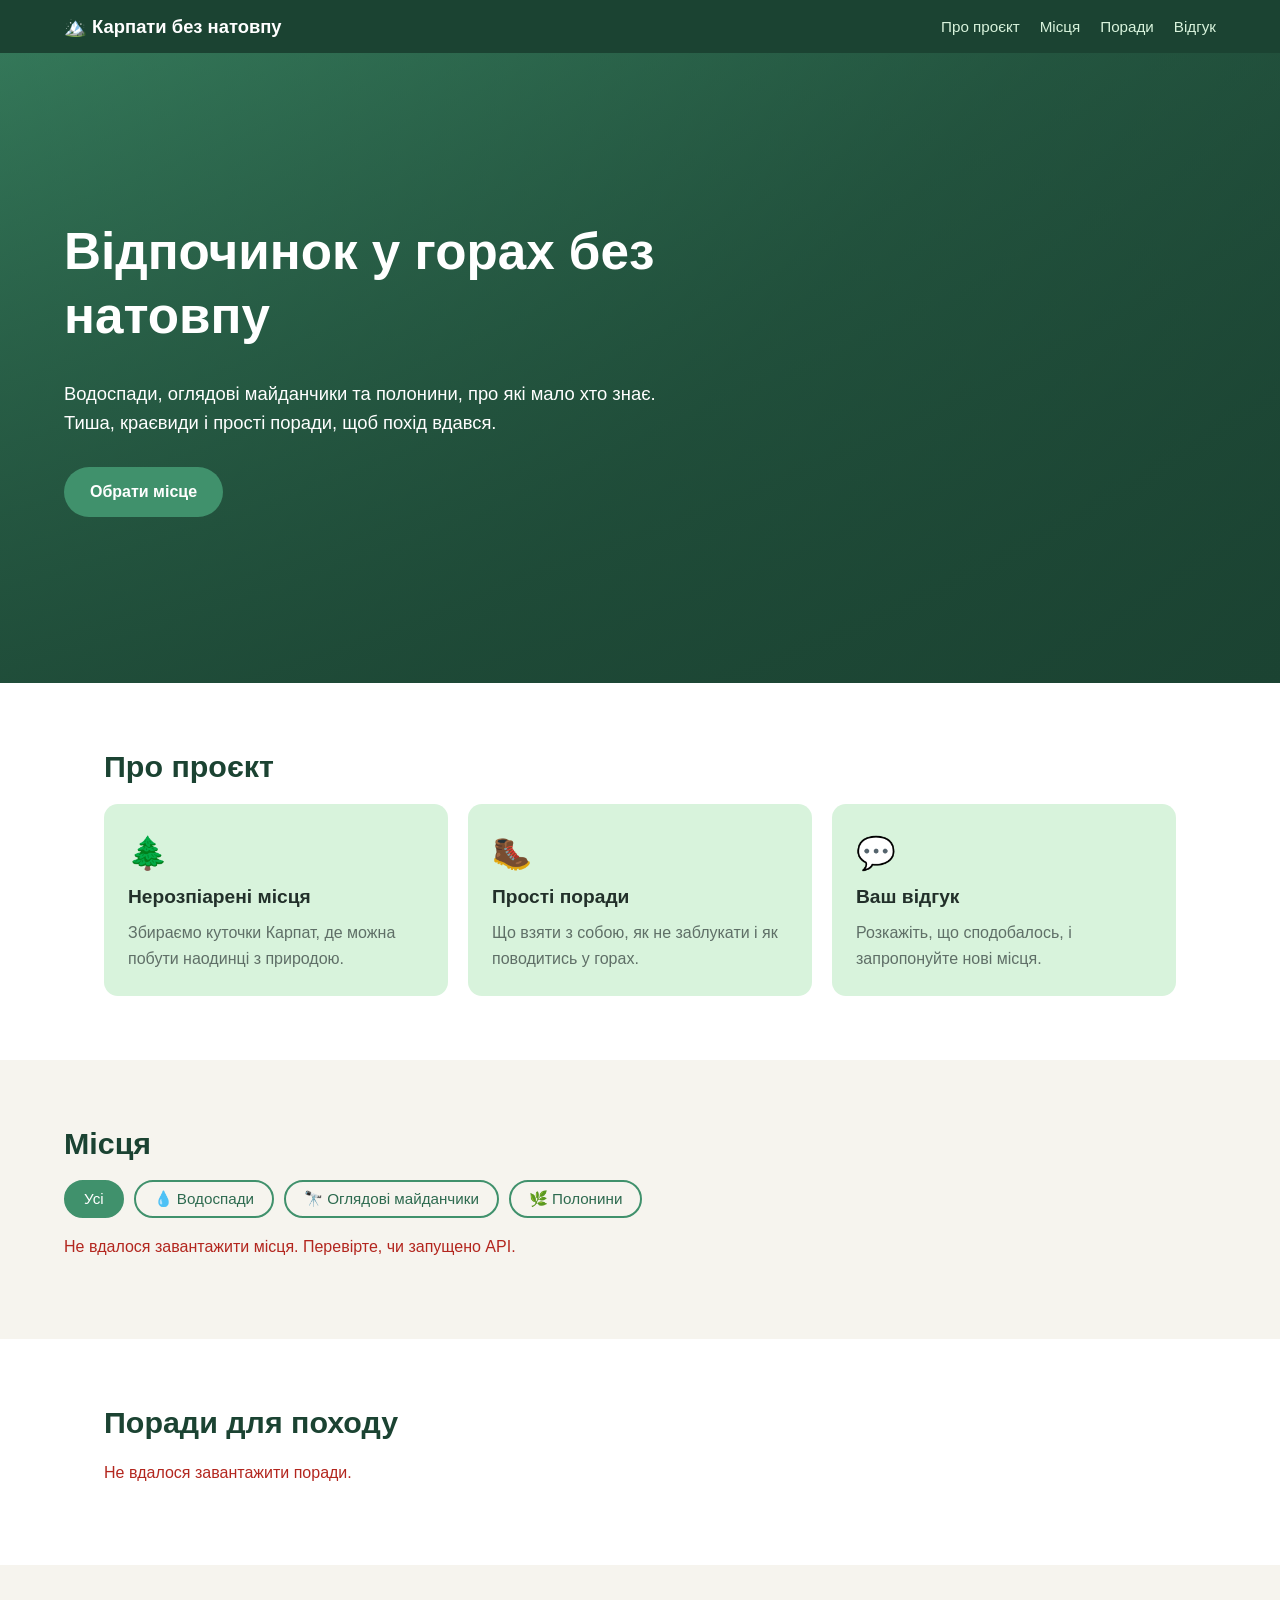
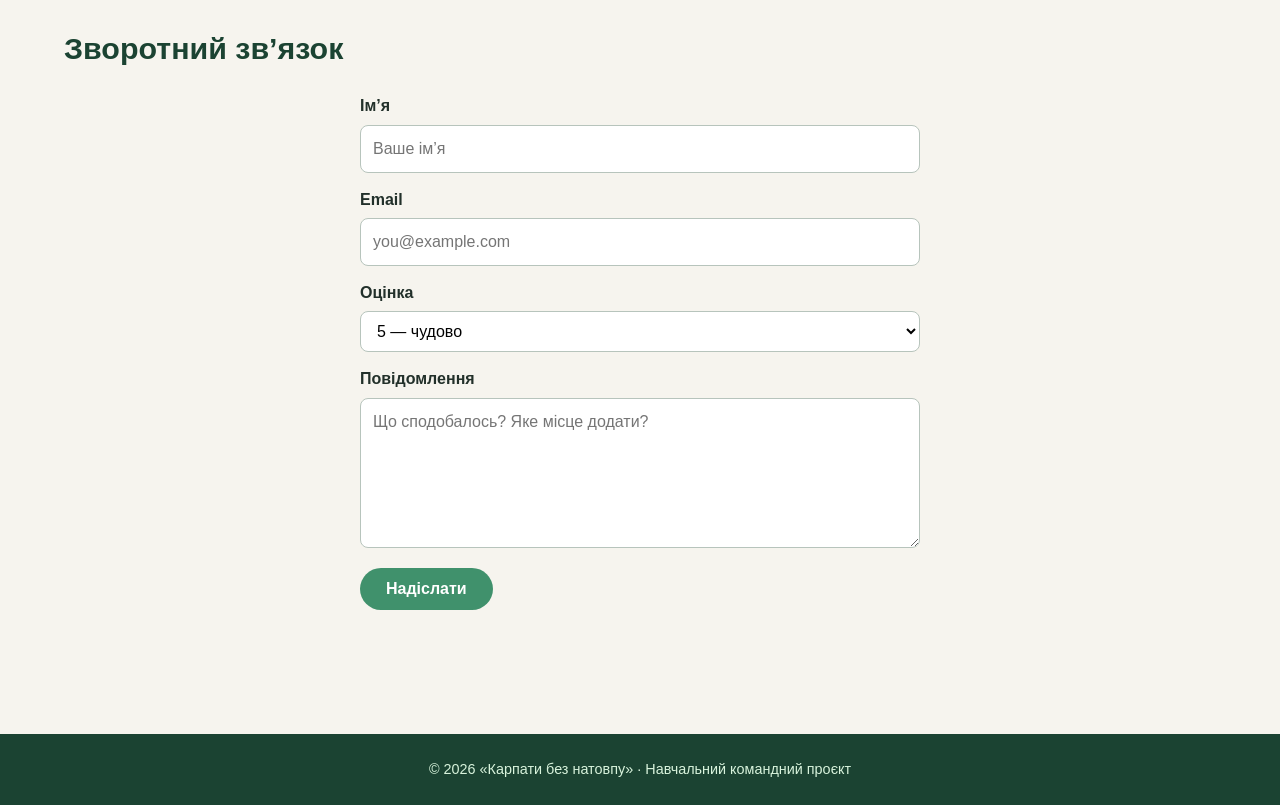
<file: docs/index.html>
<!DOCTYPE html>
<html lang="uk">
<head>
    <meta charset="UTF-8">
    <meta name="viewport" content="width=device-width, initial-scale=1.0">
    <title>Карпати без натовпу — путівник тихими місцями</title>
    <meta name="description" content="Онлайн-путівник маловідомими та затишними куточками Карпат.">
    <link rel="stylesheet" href="style.css">
</head>
<body>

    <header class="header">
        <a class="logo" href="#top">🏔️ Карпати без натовпу</a>
        <nav class="nav">
            <a href="#about">Про проєкт</a>
            <a href="#places">Місця</a>
            <a href="#tips">Поради</a>
            <a href="#feedback">Відгук</a>
        </nav>
    </header>

    <main id="top">

        <!-- Головний екран -->
        <section class="hero">
            <div class="hero__content">
                <h1>Відпочинок у горах без натовпу</h1>
                <p>
                    Водоспади, оглядові майданчики та полонини, про які мало хто знає.
                    Тиша, краєвиди і прості поради, щоб похід вдався.
                </p>
                <a class="btn" href="#places">Обрати місце</a>
            </div>
        </section>

        <!-- Про проєкт -->
        <section id="about" class="section">
            <h2>Про проєкт</h2>
            <div class="features">
                <article class="feature">
                    <span class="feature__icon">🌲</span>
                    <h3>Нерозпіарені місця</h3>
                    <p>Збираємо куточки Карпат, де можна побути наодинці з природою.</p>
                </article>
                <article class="feature">
                    <span class="feature__icon">🥾</span>
                    <h3>Прості поради</h3>
                    <p>Що взяти з собою, як не заблукати і як поводитись у горах.</p>
                </article>
                <article class="feature">
                    <span class="feature__icon">💬</span>
                    <h3>Ваш відгук</h3>
                    <p>Розкажіть, що сподобалось, і запропонуйте нові місця.</p>
                </article>
            </div>
        </section>

        <!-- Місця -->
        <section id="places" class="section section--alt">
            <h2>Місця</h2>
            <div class="filters" id="filters">
                <button class="filter active" data-category="">Усі</button>
                <button class="filter" data-category="Водоспад">💧 Водоспади</button>
                <button class="filter" data-category="Оглядовий_Майданчик">🔭 Оглядові майданчики</button>
                <button class="filter" data-category="Полонина">🌿 Полонини</button>
            </div>
            <p id="placesStatus" class="status" role="status"></p>
            <div id="placesGrid" class="grid"></div>
        </section>

        <!-- Поради -->
        <section id="tips" class="section">
            <h2>Поради для походу</h2>
            <p id="tipsStatus" class="status" role="status"></p>
            <div id="tipsList" class="tips"></div>
        </section>

        <!-- Відгук -->
        <section id="feedback" class="section section--alt">
            <h2>Зворотний зв’язок</h2>
            <form id="feedbackForm" class="form" novalidate>
                <label for="fbName">Ім’я</label>
                <input id="fbName" name="name" type="text" maxlength="50" placeholder="Ваше ім’я" required>

                <label for="fbEmail">Email</label>
                <input id="fbEmail" name="email" type="email" placeholder="you@example.com" required>

                <label for="fbRating">Оцінка</label>
                <select id="fbRating" name="rating">
                    <option value="5">5 — чудово</option>
                    <option value="4">4 — добре</option>
                    <option value="3">3 — нормально</option>
                    <option value="2">2 — слабо</option>
                    <option value="1">1 — погано</option>
                </select>

                <label for="fbMessage">Повідомлення</label>
                <textarea id="fbMessage" name="message" rows="5" maxlength="1000"
                          placeholder="Що сподобалось? Яке місце додати?" required></textarea>

                <button class="btn" type="submit" id="fbSubmit">Надіслати</button>
                <p id="fbStatus" class="status" role="status"></p>
            </form>
        </section>

    </main>

    <footer class="footer">
        <p>© 2026 «Карпати без натовпу» · Навчальний командний проєкт</p>
    </footer>

    <!-- Вікно з деталями місця -->
    <dialog id="placeDialog" class="dialog">
        <button class="dialog__close" id="dialogClose" aria-label="Закрити">✕</button>
        <div id="dialogBody"></div>
    </dialog>

    <script src="script.js"></script>
</body>
</html>
</file>
<file: docs/style.css>
:root {
  --green-900: #1b4332;
  --green-700: #2d6a4f;
  --green-500: #40916c;
  --green-100: #d8f3dc;
  --sand: #f6f4ee;
  --text: #22302a;
  --muted: #5f6f67;
  --white: #ffffff;
  --radius: 14px;
  --shadow: 0 6px 18px rgba(27, 67, 50, 0.12);
}

* { box-sizing: border-box; }

html { scroll-behavior: smooth; }

body {
  margin: 0;
  font-family: "Segoe UI", Roboto, Arial, sans-serif;
  color: var(--text);
  background: var(--white);
  line-height: 1.6;
}

h1, h2, h3 { line-height: 1.25; margin: 0 0 0.6em; }

/* ---------- Шапка ---------- */
.header {
  position: sticky;
  top: 0;
  z-index: 10;
  display: flex;
  flex-wrap: wrap;
  align-items: center;
  justify-content: space-between;
  gap: 8px 24px;
  padding: 12px 5%;
  background: var(--green-900);
}
.logo { color: var(--white); font-weight: 700; font-size: 1.15rem; text-decoration: none; }
.nav { display: flex; flex-wrap: wrap; gap: 6px 20px; }
.nav a { color: var(--green-100); text-decoration: none; font-size: 0.95rem; }
.nav a:hover { color: var(--white); text-decoration: underline; }

/* ---------- Головний екран ---------- */
.hero {
  display: flex;
  align-items: center;
  min-height: 70vh;
  padding: 60px 5%;
  color: var(--white);
  background:
    linear-gradient(180deg, rgba(27, 67, 50, 0.55), rgba(27, 67, 50, 0.85)),
    linear-gradient(135deg, #52b788 0%, #2d6a4f 55%, #1b4332 100%);
}
.hero__content { max-width: 640px; }
.hero h1 { font-size: clamp(2rem, 5vw, 3.2rem); }
.hero p { font-size: 1.15rem; margin-bottom: 1.6em; }

.btn {
  display: inline-block;
  padding: 12px 26px;
  border: none;
  border-radius: 999px;
  background: var(--green-500);
  color: var(--white);
  font-size: 1rem;
  font-weight: 600;
  text-decoration: none;
  cursor: pointer;
  transition: background 0.2s;
}
.btn:hover { background: var(--green-700); }
.btn:disabled { opacity: 0.6; cursor: not-allowed; }

/* ---------- Секції ---------- */
.section { padding: 64px 5%; max-width: 1200px; margin: 0 auto; }
.section--alt { max-width: none; background: var(--sand); }
.section--alt > * { max-width: 1200px; margin-left: auto; margin-right: auto; }
.section h2 { font-size: 1.9rem; color: var(--green-900); }

.status { color: var(--muted); min-height: 1.4em; }
.status.error { color: #b3261e; }
.status.ok { color: var(--green-700); font-weight: 600; }

/* ---------- Про проєкт ---------- */
.features { display: grid; grid-template-columns: repeat(auto-fit, minmax(240px, 1fr)); gap: 20px; }
.feature { padding: 24px; background: var(--green-100); border-radius: var(--radius); }
.feature__icon { font-size: 2rem; }
.feature h3 { font-size: 1.2rem; margin-top: 6px; }
.feature p { margin: 0; color: var(--muted); }

/* ---------- Фільтри ---------- */
.filters { display: flex; flex-wrap: wrap; gap: 10px; margin-bottom: 16px; }
.filter {
  padding: 8px 18px;
  border: 2px solid var(--green-500);
  border-radius: 999px;
  background: transparent;
  color: var(--green-700);
  font-size: 0.95rem;
  cursor: pointer;
}
.filter:hover { background: var(--green-100); }
.filter.active { background: var(--green-500); color: var(--white); }

/* ---------- Карточки місць ---------- */
.grid { display: grid; grid-template-columns: repeat(auto-fill, minmax(260px, 1fr)); gap: 22px; }
.card {
  display: flex;
  flex-direction: column;
  overflow: hidden;
  background: var(--white);
  border-radius: var(--radius);
  box-shadow: var(--shadow);
  cursor: pointer;
  transition: transform 0.2s;
}
.card:hover { transform: translateY(-4px); }
.card__top {
  display: flex;
  align-items: center;
  justify-content: center;
  height: 120px;
  font-size: 3rem;
  background: linear-gradient(135deg, var(--green-500), var(--green-900));
}
.card__top--waterfall { background: linear-gradient(135deg, #48cae4, #0077b6); }
.card__top--viewpoint { background: linear-gradient(135deg, #ffb703, #fb8500); }
.card__top--meadow { background: linear-gradient(135deg, #95d5b2, #2d6a4f); }
.card__body { padding: 16px 18px 20px; }
.card__body h3 { font-size: 1.1rem; margin-bottom: 4px; }
.card__meta { font-size: 0.85rem; color: var(--muted); margin: 0 0 10px; }
.card__text { margin: 0; font-size: 0.95rem; }
.badge {
  display: inline-block;
  padding: 2px 10px;
  border-radius: 999px;
  background: var(--green-100);
  color: var(--green-900);
  font-size: 0.78rem;
  font-weight: 600;
}

/* ---------- Поради ---------- */
.tips { display: grid; grid-template-columns: repeat(auto-fit, minmax(280px, 1fr)); gap: 18px; }
.tip { padding: 20px; border-left: 5px solid var(--green-500); background: var(--sand); border-radius: 8px; }
.tip h3 { font-size: 1.05rem; }
.tip p { margin: 0; }

/* ---------- Форма ---------- */
.form { display: flex; flex-direction: column; gap: 6px; max-width: 560px; }
.form label { font-weight: 600; margin-top: 8px; }
.form input, .form select, .form textarea {
  padding: 10px 12px;
  border: 1px solid #b7c4bc;
  border-radius: 8px;
  font: inherit;
  background: var(--white);
}
.form input:focus, .form select:focus, .form textarea:focus {
  outline: 3px solid var(--green-100);
  border-color: var(--green-500);
}
.form .btn { align-self: flex-start; margin-top: 14px; }

/* ---------- Діалог ---------- */
.dialog {
  width: min(560px, 92vw);
  padding: 28px;
  border: none;
  border-radius: var(--radius);
  box-shadow: 0 20px 50px rgba(0, 0, 0, 0.35);
}
.dialog::backdrop { background: rgba(0, 0, 0, 0.5); }
.dialog__close {
  position: absolute;
  top: 10px;
  right: 14px;
  border: none;
  background: none;
  font-size: 1.3rem;
  cursor: pointer;
}
.dialog h3 { font-size: 1.4rem; padding-right: 30px; }
.dialog p { margin: 0 0 10px; }
.dialog a { color: var(--green-700); }

/* ---------- Підвал ---------- */
.footer { padding: 24px 5%; text-align: center; background: var(--green-900); color: var(--green-100); }
.footer p { margin: 0; font-size: 0.9rem; }

@media (max-width: 600px) {
  .section { padding: 44px 5%; }
  .hero { min-height: 60vh; }
}
</file>
